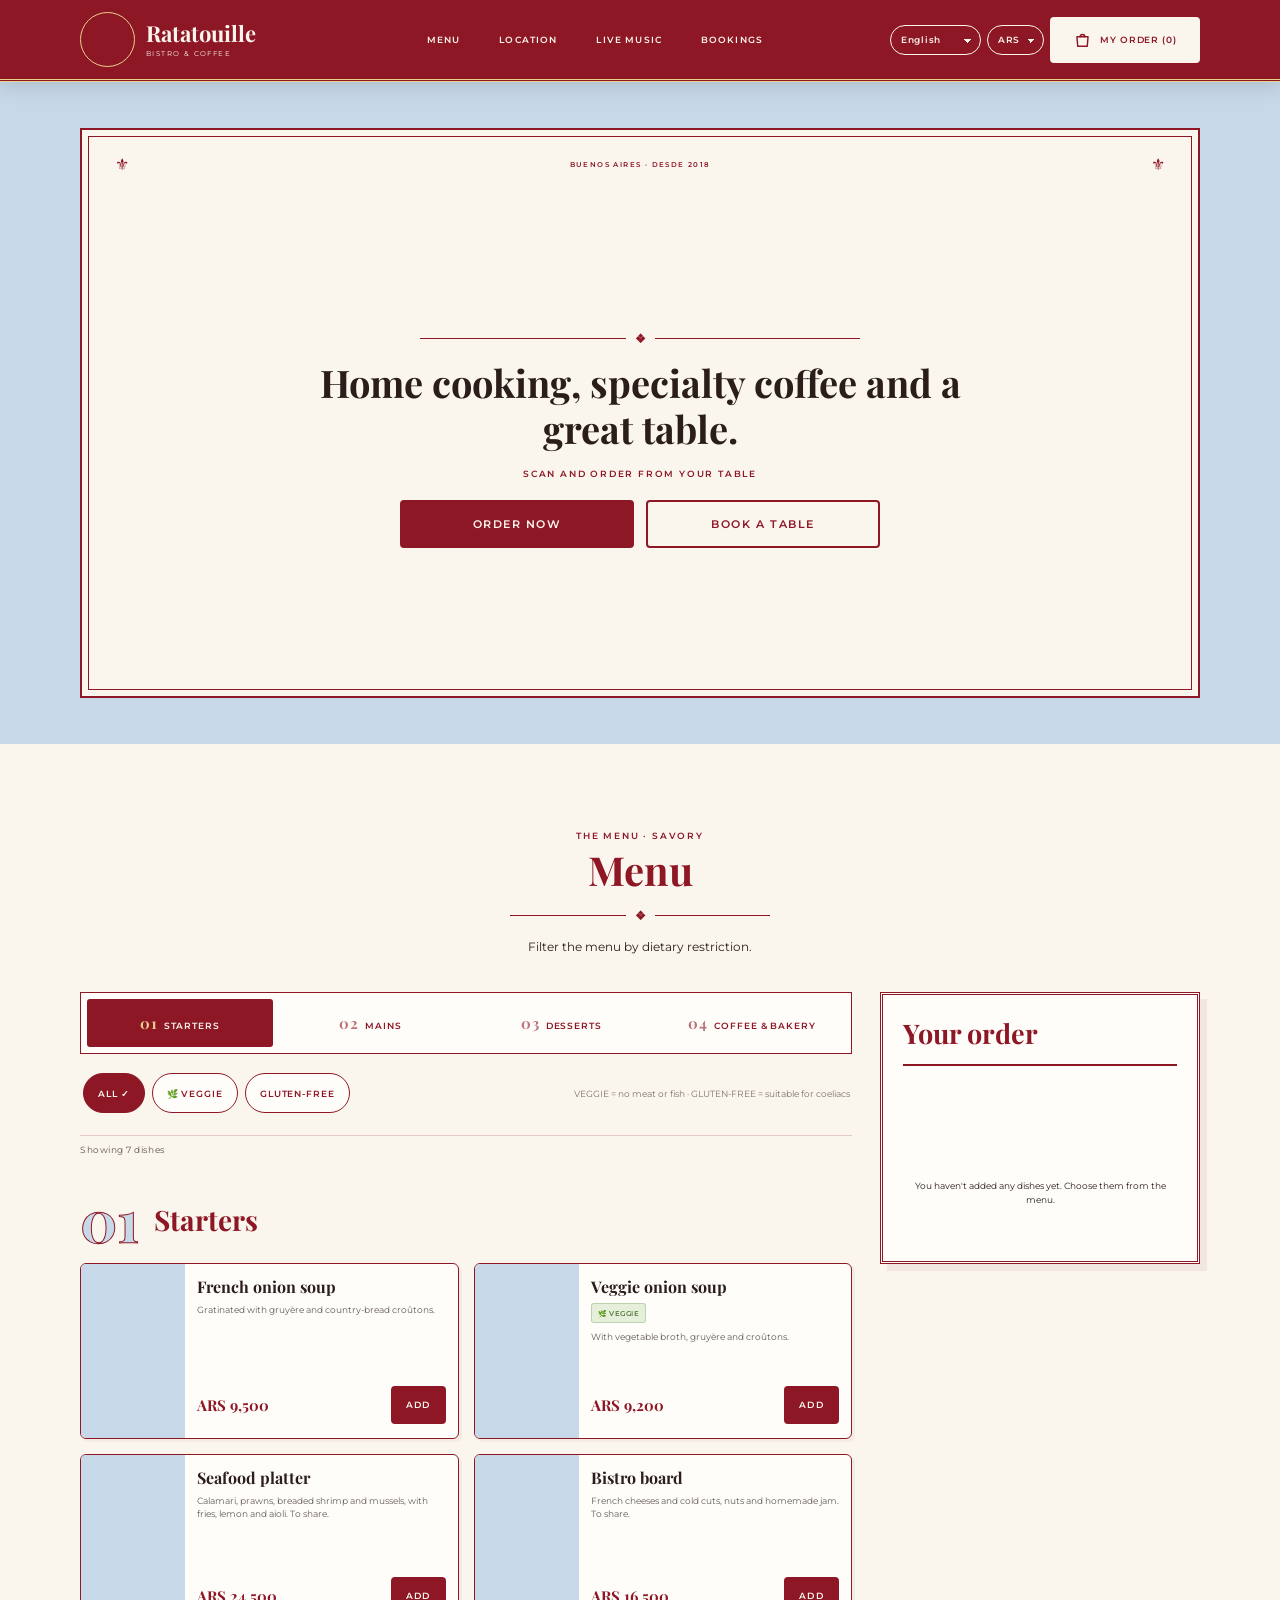
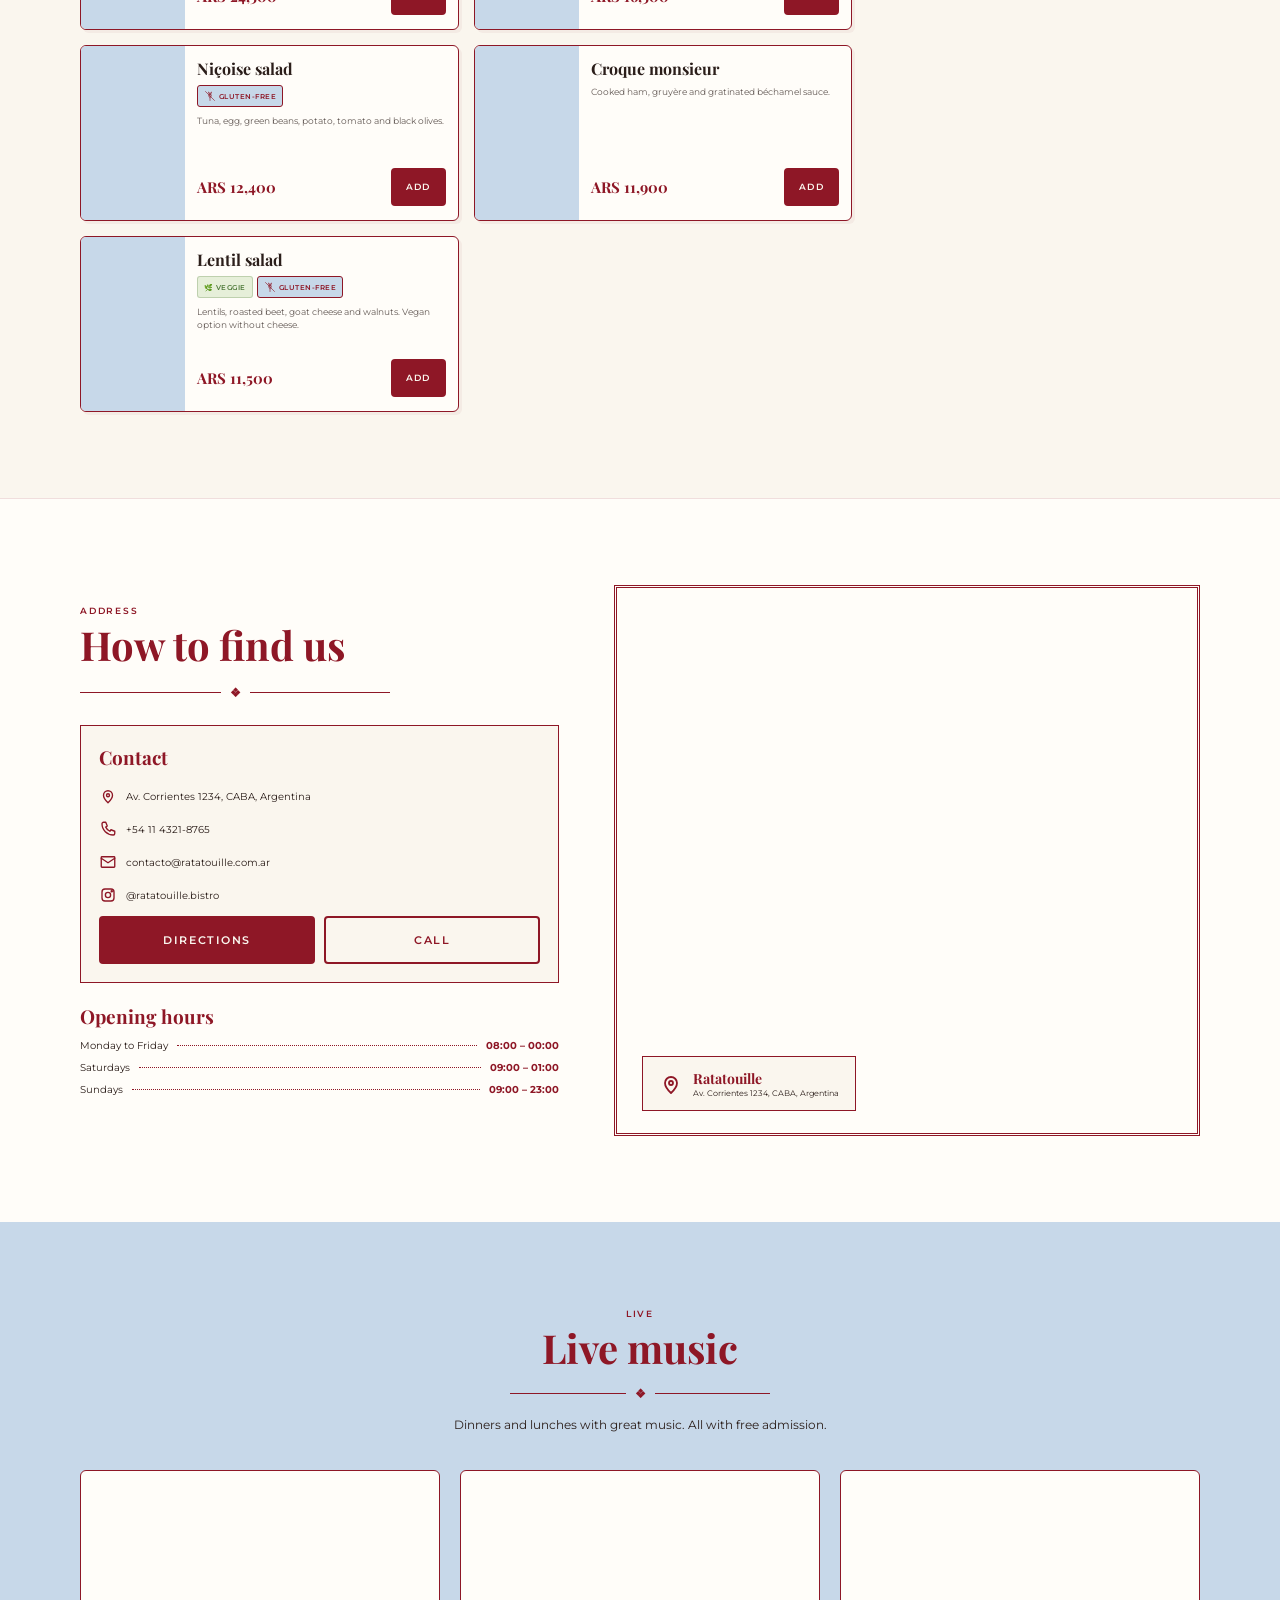
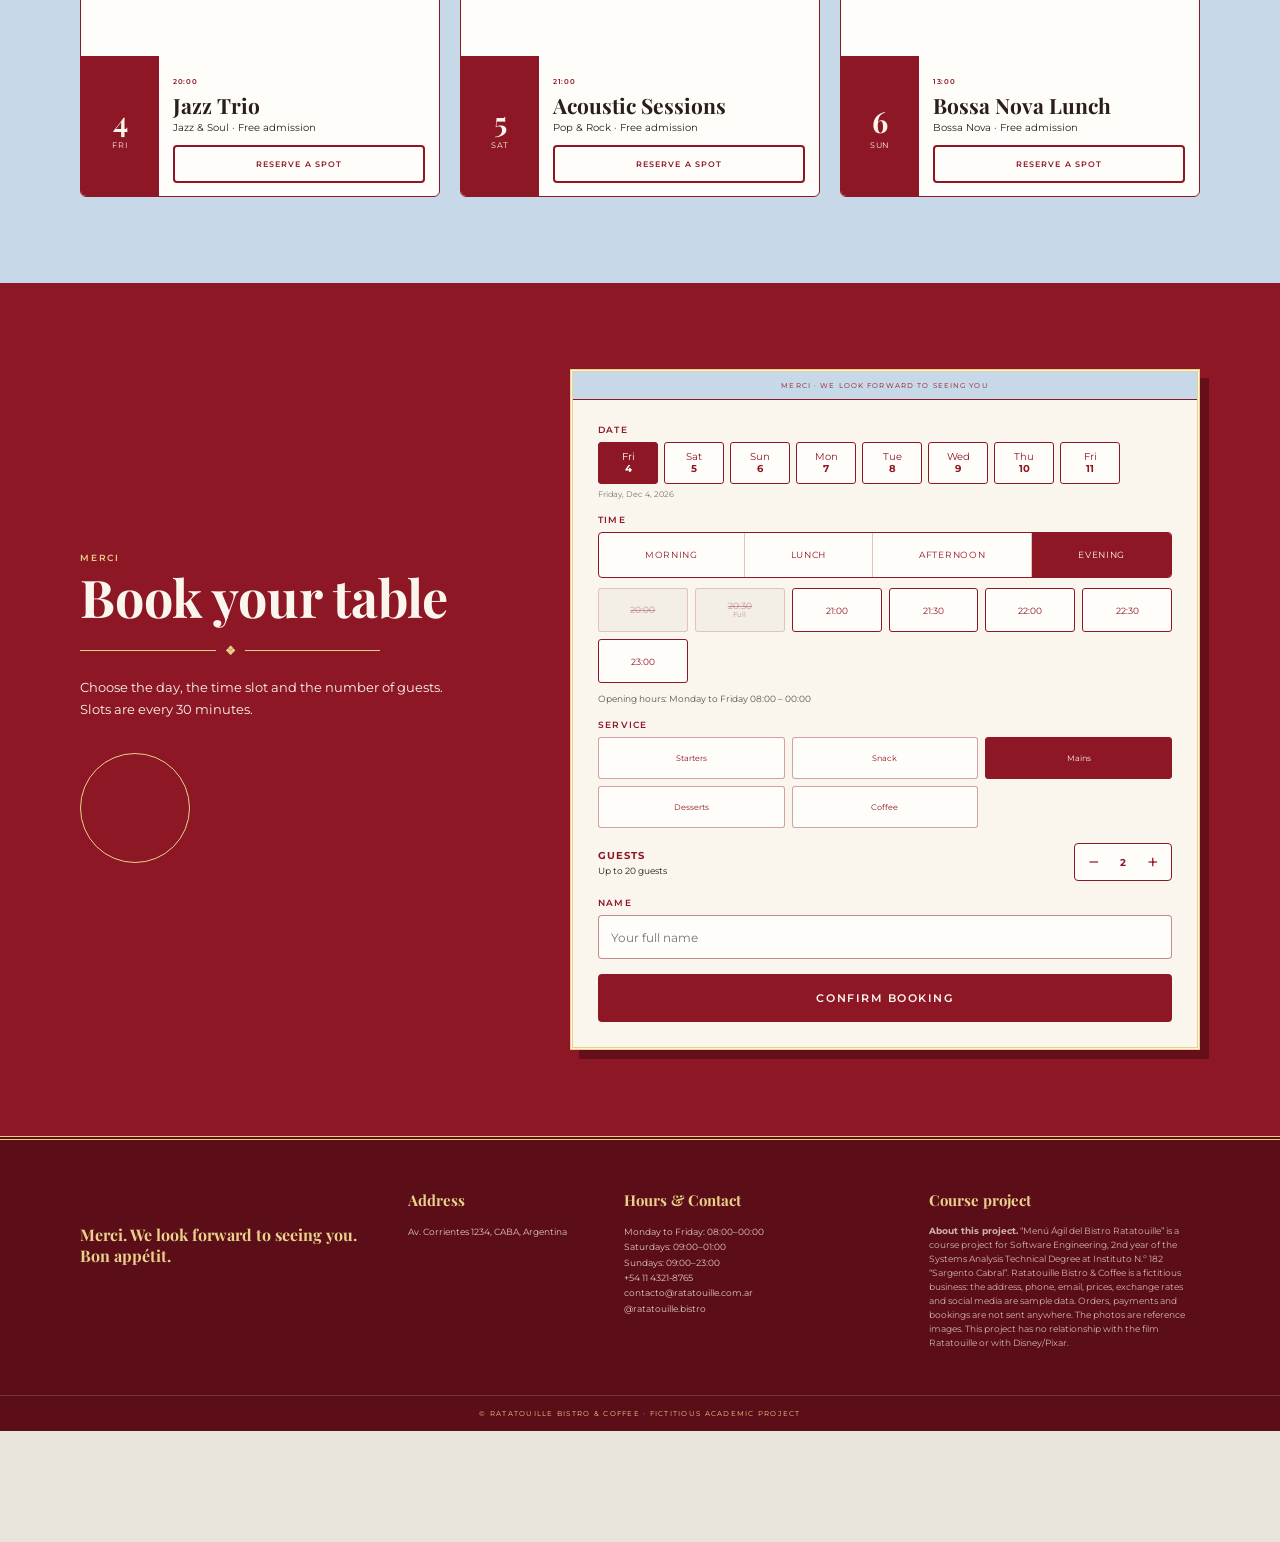
<file: index.html>
<!doctype html>
<html lang="es-AR">
<head>
  <meta charset="utf-8">
  <meta name="viewport" content="width=device-width, initial-scale=1">
  <title>Ratatouille Bistro &amp; Coffee · Menú ágil</title>
  <meta name="description" content="Menú digital de Ratatouille Bistro &amp; Coffee: consultá la carta, pedí desde la mesa, reservá y descubrí la música en vivo. Datos ficticios para fines educativos.">
  <meta name="theme-color" content="#8E1726">
  <link rel="icon" href="img/rat.png">
  <link rel="stylesheet" href="css/styles.css">
  <link rel="stylesheet" href="css/extra.css">
</head>
<body>
  <div id="app"></div>
  <noscript>Esta aplicación necesita JavaScript.</noscript>
  <script src="js/data.js"></script>
  <script src="js/app.js"></script>
</body>
</html>
</file>
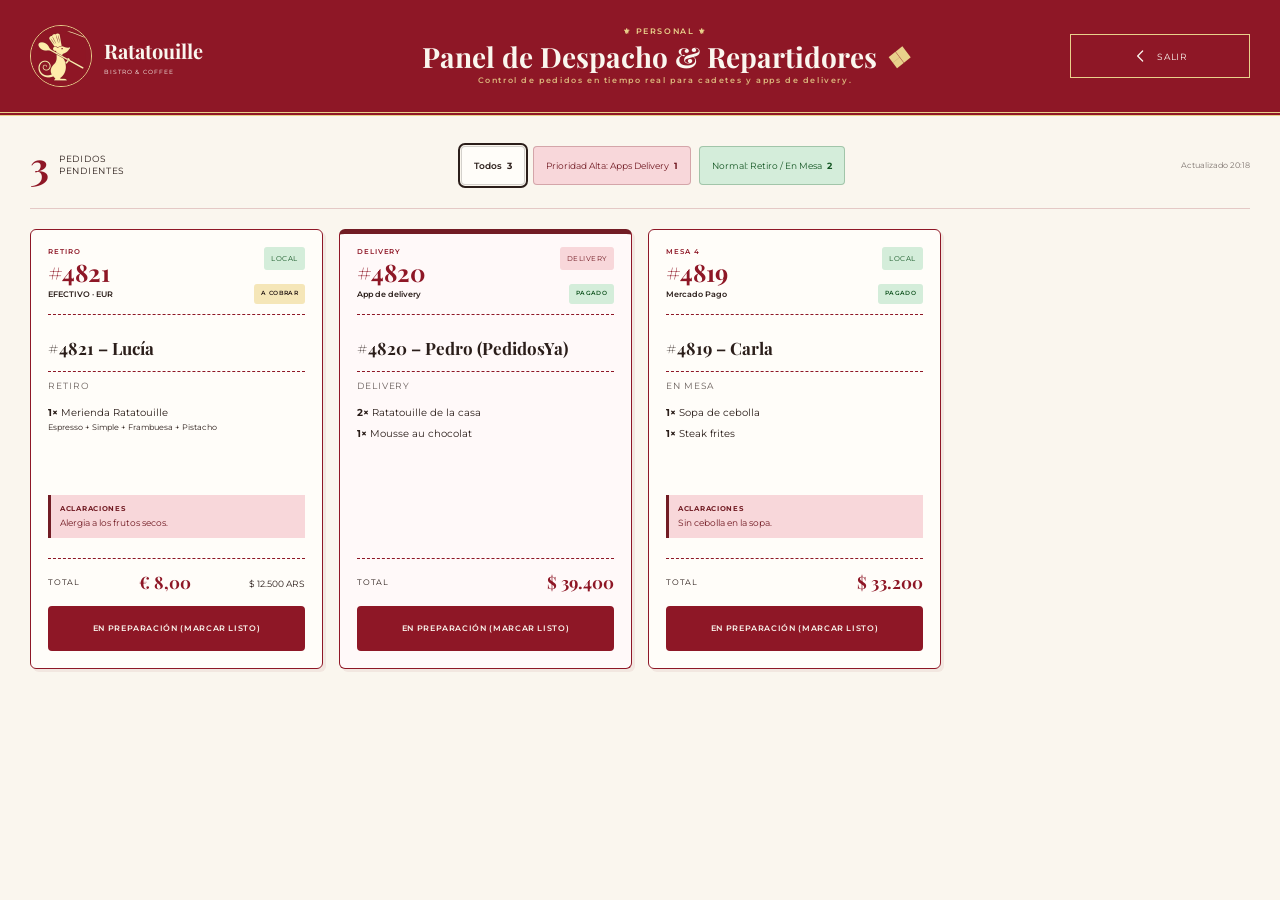
<file: despacho/index.html>
<!doctype html>
<html lang="es-AR">
<head>
  <base href="../">
  <meta charset="utf-8">
  <meta name="viewport" content="width=device-width, initial-scale=1">
  <title>Panel de Despacho · Ratatouille</title>
  <meta name="robots" content="noindex">
  <meta name="theme-color" content="#8E1726">
  <link rel="icon" href="img/rat.png">
  <link rel="stylesheet" href="css/styles.css">
  <link rel="stylesheet" href="css/extra.css">
</head>
<body>
  <div id="app"></div>
  <noscript>Esta aplicación necesita JavaScript.</noscript>
  <script>window.RATA_DESPACHO = true;</script>
  <script src="js/data.js"></script>
  <script src="js/app.js"></script>
</body>
</html>
</file>
<file: css/styles.css>
@import url("https://fonts.googleapis.com/css2?family=Montserrat:wght@400;500;600&family=Playfair+Display:wght@700&display=swap");
:root { --burgundy: #8e1726; --burgundy-dark: #5c0e18; --cream: #faf6ee; --card: #fffdf9; --blue: #c7d8e9; --coffee: #2b1e1a; --danger-bg: #f8d7da; --danger: #721c24; --success-bg: #d4edda; --success: #155724; --green: #28a745; --olive: #4f7a3a; --veggie-soft: #e6efd9; --gold: #e9d18b; --serif: "Playfair Display", Georgia, serif; --sans: "Montserrat", Arial, sans-serif; }

* { box-sizing: border-box; }

html { color: var(--coffee); font-family: var(--sans); background: rgb(233, 228, 220); }

body { min-width: 320px; margin: 0px; }

button, input, textarea { font: inherit; }

button { cursor: pointer; }

button:focus-visible, input:focus-visible, textarea:focus-visible, iframe:focus-visible { outline: 3px solid var(--burgundy); outline-offset: 3px; }

.app-shell { background: var(--cream); width: min(100%, 393px); min-height: 100dvh; margin: 0px auto; position: relative; overflow: hidden; box-shadow: rgba(43, 30, 26, 0.133) 0px 0px 45px; }

.screen { background: var(--cream); min-height: 100dvh; padding-bottom: 84px; }

.content { padding: 28px 20px 40px; }

.icon { fill: none; stroke: currentcolor; stroke-width: 1.8px; stroke-linecap: round; stroke-linejoin: round; width: 24px; height: 24px; }

.btn { border: 2px solid var(--burgundy); letter-spacing: 0.14em; text-transform: uppercase; border-radius: 4px; justify-content: center; align-items: center; gap: 9px; width: 100%; min-height: 48px; padding: 12px 16px; font-size: 11px; font-weight: 600; line-height: 1.1; transition: transform 0.15s, background 0.15s, box-shadow 0.15s; display: inline-flex; }

.btn:hover { transform: translateY(-1px); box-shadow: rgba(92, 14, 24, 0.2) 0px 4px; }

.btn:active { background: var(--burgundy-dark); transform: translateY(1px); }

.btn-primary { color: var(--cream); background: var(--burgundy); }

.btn-secondary { color: var(--burgundy); background: 0px 0px; }

.btn-green { color: rgb(255, 255, 255); background: var(--green); border-color: var(--green); }

.btn:disabled { cursor: not-allowed; color: var(--cream); box-shadow: none; background: rgba(142, 23, 38, 0.4); border-color: rgba(142, 23, 38, 0.2); transform: none; }

.btn.small { width: auto; min-height: 38px; padding: 8px 13px; font-size: 9px; }

.eyebrow { color: var(--burgundy); letter-spacing: 0.2em; margin: 0px 0px 7px; font-size: 9px; font-weight: 600; }

.eyebrow.light { color: var(--gold); }

.ornament { width: 100%; color: var(--burgundy); align-items: center; gap: 9px; margin: 18px 0px; display: flex; }

.ornament span { background: currentcolor; flex: 1 1 0%; height: 1px; }

.ornament b { font-size: 12px; }

.welcome { background: var(--blue); min-height: 100dvh; padding: 15px; display: flex; }

.double-frame { border: 2px solid var(--burgundy); outline: 1px solid var(--burgundy); outline-offset: -7px; background: var(--cream); flex-direction: column; flex: 1 1 0%; align-items: center; min-height: calc(100dvh - 30px); padding: 22px 24px 18px; display: flex; position: relative; }

.welcome-top { width: 100%; color: var(--burgundy); letter-spacing: 0.18em; justify-content: space-between; align-items: center; font-size: 7px; font-weight: 600; display: flex; }

.fleur { font-size: 14px; }

.welcome-logo { width: 245px; max-width: 85%; margin: 27px auto 19px; }

.welcome-copy { text-align: center; width: 100%; }

.welcome-copy h1 { color: var(--burgundy); font: 700 34px/1.06 var(--serif); margin: 0px; }

.welcome-copy .question { font: 700 17px/1.3 var(--serif); margin: 10px 0px 0px; }

.welcome-copy .intro { font: 500 13px/1.6 var(--sans); margin: 0px; }

.welcome-actions { gap: 10px; width: 100%; margin: auto 0px 14px; display: grid; }

.staff-link { min-height: 44px; color: var(--burgundy); letter-spacing: 0.13em; background: 0px 0px; border: 0px; align-items: center; gap: 7px; font-size: 8px; font-weight: 600; display: flex; }

.staff-link .icon { width: 17px; }

.app-header { background: var(--burgundy); height: 76px; color: var(--cream); z-index: 20; border-bottom: 3px double var(--gold); align-items: center; padding: 10px 17px; display: flex; position: sticky; top: 0px; }

.header-rat { border: 1px solid var(--gold); object-fit: cover; border-radius: 50%; width: 49px; height: 49px; }

.header-name { flex-direction: column; flex: 1 1 0%; margin-left: 11px; display: flex; }

.header-name span { font: 700 22px/1 var(--serif); }

.header-name small { letter-spacing: 0.2em; margin-top: 4px; font-size: 7px; }

.cart-button, .icon-button, .preferences-button { width: 46px; height: 46px; color: var(--cream); background: 0px 0px; border: 0px; place-items: center; display: grid; position: relative; }

.preferences-button { width: 36px; font-size: 19px; }

.cart-badge { background: var(--blue); min-width: 19px; height: 19px; color: var(--burgundy-dark); border: 1px solid var(--cream); border-radius: 50%; place-items: center; font-size: 10px; animation: 0.25s ease 0s 1 normal none running pop; display: grid; position: absolute; top: 0px; right: 1px; }

@keyframes pop { 
  50% { transform: scale(1.35); }
}

.icon-button { margin-right: 6px; }

.category-tabs { background: var(--card); scrollbar-width: none; z-index: 19; border-bottom: 1px solid rgba(142, 23, 38, 0.2); gap: 8px; height: 58px; padding: 10px 16px; display: flex; position: sticky; top: 76px; overflow-x: auto; }

.category-tabs button { border: 1px solid var(--burgundy); min-height: 38px; color: var(--burgundy); text-transform: uppercase; letter-spacing: 0.12em; white-space: nowrap; background: 0px 0px; border-radius: 3px; padding: 0px 16px; font-size: 9px; font-weight: 600; }

.category-tabs button.active { background: var(--burgundy); color: var(--cream); }

.category-tabs button.no-results { opacity: 0.5; }

.category-tabs button.active.no-results { opacity: 0.7; }

.dietary-filters { border-bottom: 1px solid rgba(142, 23, 38, 0.17); margin: -8px 0px 19px; padding-bottom: 14px; }

.filter-chips { scrollbar-width: none; gap: 7px; padding: 2px 1px 5px; display: flex; overflow-x: auto; }

.filter-chip { border: 1px solid var(--burgundy); background: var(--card); min-height: 40px; color: var(--burgundy); letter-spacing: 0.1em; text-transform: uppercase; white-space: nowrap; border-radius: 20px; padding: 8px 14px; font-size: 9px; font-weight: 600; transition: color 0.2s, background 0.2s, transform 0.2s; }

.filter-chip span { margin-right: 3px; }

.filter-chip:active { transform: scale(0.96); }

.filter-chip.all.active { background: var(--burgundy); color: var(--cream); }

.filter-chip.veggie.active { border-color: var(--olive); background: var(--olive); color: var(--cream); }

.filter-chip.glutenFree.active { background: var(--blue); color: var(--burgundy); }

.dietary-filters > p { color: rgba(43, 30, 26, 0.6); margin: 5px 2px 0px; font-size: 9px; font-weight: 500; }

.category-heading { border-bottom: 3px solid var(--burgundy); gap: 12px; margin-bottom: 18px; padding-bottom: 18px; display: flex; }

.category-heading > span { color: var(--blue); font: 700 66px/.85 var(--serif); -webkit-text-stroke: 1px var(--burgundy); }

.category-heading div { padding-top: 2px; }

.category-heading p { color: var(--burgundy); letter-spacing: 0.15em; margin: 0px 0px 1px; font-size: 8px; font-weight: 600; }

.category-heading h1 { font: 700 31px/1.1 var(--serif); color: var(--burgundy); margin: 0px; }

.category-heading small { margin-top: 3px; font-size: 11px; display: block; }

.dish-list { gap: 14px; animation: 0.25s ease 0s 1 normal none running filteredIn; display: grid; }

@keyframes filteredIn { 
  0% { opacity: 0; transform: translateY(6px); }
}

.dish-card { border: 1px solid var(--burgundy); background: var(--card); border-radius: 6px; grid-template-columns: 116px 1fr; min-height: 160px; display: grid; position: relative; overflow: hidden; box-shadow: rgba(142, 23, 38, 0.05) 3px 3px; }

.dish-card.featured-dish { background: var(--burgundy); color: var(--cream); border: 3px double var(--gold); grid-column: 1 / -1; grid-template-columns: 126px 1fr; }

.featured-dish .dish-title, .featured-dish .dish-bottom > strong { color: var(--cream); }

.featured-dish .dish-body > p { color: rgba(250, 246, 238, 0.85); }

.featured-dish .btn { background: var(--cream); border-color: var(--cream); color: var(--burgundy); }

.featured-kicker { color: var(--gold); letter-spacing: 0.14em; margin-bottom: 5px; font-size: 6px; font-weight: 600; }

.specialty-ribbon { z-index: 2; background: var(--burgundy); color: var(--cream); border: 1px solid var(--gold); font: 600 7px/1 var(--sans); letter-spacing: 0.08em; text-transform: uppercase; padding: 6px 9px; position: absolute; top: 10px; left: -4px; box-shadow: rgba(92, 14, 24, 0.267) 2px 2px; }

.dish-photo-button { background: var(--blue); border: 0px; padding: 0px; }

.dish-photo { object-fit: cover; width: 100%; height: 100%; display: block; }

.dish-body { flex-direction: column; padding: 14px 13px 12px; display: flex; }

.dish-title { text-align: left; color: var(--coffee); font: 700 17px/1.12 var(--serif); background: 0px 0px; border: 0px; padding: 0px; }

.dietary-badges { flex-wrap: wrap; gap: 4px; margin-top: 7px; display: flex; }

.dietary-badge { letter-spacing: 0.07em; white-space: nowrap; border-radius: 3px; align-items: center; gap: 3px; min-height: 20px; padding: 4px 6px; font-size: 7px; font-weight: 600; line-height: 1; display: inline-flex; }

.dietary-badge.veggie { color: var(--olive); background: var(--veggie-soft); border: 1px solid rgba(79, 122, 58, 0.267); }

.dietary-badge.glutenFree { color: var(--burgundy); background: var(--blue); border: 1px solid var(--burgundy); }

.wheat-off-icon { fill: none; stroke: currentcolor; stroke-width: 1.25px; stroke-linecap: round; stroke-linejoin: round; width: 12px; height: 12px; }

.dietary-badges.mini { gap: 3px; margin: 4px 0px; }

.dietary-badge.mini { min-height: 16px; padding: 3px 4px; font-size: 6px; }

.dietary-badge.mini .wheat-off-icon { width: 9px; height: 9px; }

.dish-body > p { color: rgba(43, 30, 26, 0.72); margin: 7px 0px 10px; font-size: 10px; line-height: 1.45; }

.dish-bottom { justify-content: space-between; align-items: center; gap: 8px; margin-top: auto; display: flex; }

.dish-bottom > strong { color: var(--burgundy); font: 700 17px var(--serif); white-space: nowrap; }

.macaron-dish .dish-bottom > strong { white-space: normal; max-width: 112px; font-size: 12px; line-height: 1.25; }

.quantity { border: 1px solid var(--burgundy); background: var(--card); height: 38px; color: var(--burgundy); border-radius: 4px; align-items: center; display: flex; overflow: hidden; }

.quantity button { width: 37px; height: 100%; color: inherit; background: 0px 0px; border: 0px; font-size: 20px; }

.quantity button:disabled { opacity: 0.3; cursor: not-allowed; }

.quantity b { text-align: center; min-width: 22px; font-size: 12px; }

.qr-banner { border: 1px dashed var(--burgundy); background: var(--blue); text-align: center; align-items: center; gap: 15px; min-height: 100px; margin-top: 24px; padding: 15px; display: flex; }

.qr-banner img { object-fit: cover; border: 1px solid var(--burgundy); border-radius: 50%; width: 70px; height: 70px; }

.qr-banner div { flex-direction: column; flex: 1 1 0%; display: flex; }

.qr-banner b { color: var(--burgundy); letter-spacing: 0.11em; font-size: 10px; }

.qr-banner span { margin: 3px 0px; font-size: 10px; }

.qr-banner em { color: var(--burgundy); font: 700 17px var(--serif); }

.gluten-warning { border: 1px dashed var(--burgundy); background: var(--blue); color: var(--burgundy-dark); align-items: flex-start; gap: 10px; margin: 0px 0px 14px; padding: 14px; font-size: 9px; line-height: 1.5; animation: 0.25s ease 0s 1 normal none running filteredIn; display: flex; }

.gluten-warning .wheat-off-icon { flex: 0 0 23px; width: 23px; height: 23px; }

.gluten-warning span { flex-direction: column; display: flex; }

.gluten-warning b { color: var(--burgundy); font: 700 17px var(--serif); margin-bottom: 3px; }

.filter-empty { text-align: center; padding: 22px 8px 12px; animation: 0.25s ease 0s 1 normal none running filteredIn; }

.filter-empty img { object-fit: cover; opacity: 0.4; filter: saturate(0.8); border-radius: 50%; width: 105px; height: 105px; }

.filter-empty p { margin: 16px 0px 20px; font-size: 12px; line-height: 1.55; }

.filter-empty strong { color: var(--burgundy); font-family: var(--serif); }

.filter-empty .btn { max-width: 270px; }

.dietary-legend { border-top: 1px solid rgba(142, 23, 38, 0.2); flex-wrap: wrap; justify-content: center; align-items: center; gap: 6px; margin-top: 18px; padding: 13px 4px; font-size: 8px; display: flex; }

.dietary-legend i { color: var(--burgundy); font-style: normal; }

.bottom-nav { border-top: 2px solid var(--burgundy); background: var(--cream); z-index: 30; grid-template-columns: repeat(5, 1fr); width: min(100%, 393px); height: 73px; display: grid; position: fixed; bottom: 0px; left: 50%; transform: translate(-50%); box-shadow: rgba(43, 30, 26, 0.08) 0px -6px 18px; }

.bottom-nav button { color: rgba(43, 30, 26, 0.5); background: 0px 0px; border: 0px; flex-direction: column; justify-content: center; align-items: center; gap: 3px; min-width: 0px; display: flex; }

.bottom-nav button.active { color: var(--burgundy); }

.bottom-nav .icon { width: 21px; height: 21px; }

.bottom-nav small { font-size: 8px; font-weight: 600; }

.nav-icon { height: 23px; position: relative; }

.nav-icon b { background: var(--burgundy); color: rgb(255, 255, 255); border-radius: 10px; place-items: center; min-width: 16px; height: 16px; font-size: 8px; display: grid; position: absolute; top: -8px; right: -10px; }

.modal-backdrop { z-index: 50; background: rgba(43, 30, 26, 0.6); justify-content: center; align-items: flex-end; display: flex; position: fixed; inset: 0px; }

.bottom-sheet { background: var(--cream); border-radius: 16px 16px 0px 0px; width: min(100%, 393px); max-height: 92dvh; animation: 0.28s ease 0s 1 normal none running slideUp; position: relative; overflow-y: auto; }

@keyframes slideUp { 
  0% { transform: translateY(100%); }
}

.sheet-grabber { background: rgba(43, 30, 26, 0.25); border-radius: 4px; width: 45px; height: 4px; margin: 9px auto; }

.sheet-close { width: 44px; height: 44px; color: var(--cream); border: 1px solid var(--cream); z-index: 2; background: rgba(43, 30, 26, 0.72); border-radius: 50%; place-items: center; display: grid; position: absolute; top: 18px; right: 16px; }

.sheet-photo { object-fit: cover; width: 100%; height: 235px; }

.sheet-content { padding: 22px 21px 32px; }

.sheet-content h2 { color: var(--burgundy); font: 700 29px/1.1 var(--serif); margin: 0px; }

.sheet-content h2 + .dietary-badges { margin-top: 9px; }

.sheet-description { margin: 9px 0px 7px; font-size: 12px; line-height: 1.5; }

.sheet-price { color: var(--burgundy); font: 700 22px var(--serif); display: block; }

.sheet-content .ornament { margin: 14px 0px; }

.dish-options { background: var(--blue); border: 1px solid rgba(142, 23, 38, 0.3); margin-bottom: 18px; padding: 13px; }

.dish-options legend { width: 100%; padding-top: 1px; }

.dish-options legend b { color: var(--danger); font-size: 7px; }

.option-chips { flex-wrap: wrap; gap: 7px; display: flex; }

.option-chips.vertical { display: grid; }

.option-chips button { border: 1px solid var(--burgundy); background: var(--card); min-height: 43px; color: var(--burgundy); text-align: left; border-radius: 20px; align-items: center; gap: 7px; padding: 8px 11px; font-size: 9px; font-weight: 600; display: flex; }

.option-chips button i { border: 1px solid var(--burgundy); border-radius: 50%; flex: 0 0 13px; width: 13px; height: 13px; }

.option-chips button.active { background: var(--burgundy); color: var(--cream); }

.option-chips button.active i { border-color: var(--cream); background: var(--cream); box-shadow: inset 0 0 0 3px var(--burgundy); }

.selection-help { color: var(--burgundy); text-align: center; margin: 8px 0px 0px; font-size: 9px; }

.qty-row, .people-row { justify-content: space-between; align-items: center; margin-bottom: 16px; display: flex; }

.qty-row > span { text-transform: uppercase; letter-spacing: 0.1em; font-size: 11px; font-weight: 600; }

.field { margin-bottom: 15px; display: block; }

.field span, fieldset legend { color: var(--burgundy); letter-spacing: 0.13em; text-transform: uppercase; margin-bottom: 7px; font-size: 9px; font-weight: 600; display: block; }

.field input, .field textarea { background: var(--card); width: 100%; min-height: 47px; color: var(--coffee); border: 1px solid rgba(142, 23, 38, 0.5); border-radius: 4px; padding: 12px; font-size: 12px; }

.field textarea { resize: vertical; min-height: 75px; }

.localized-date { color: rgba(43, 30, 26, 0.6); text-transform: capitalize; margin-top: 5px; font-size: 8px; display: block; }

.page-title { color: var(--burgundy); font: 700 35px var(--serif); margin: 0px; }

.cart-content > .ornament { margin: 13px 0px 20px; }

.cart-list { border-top: 1px dashed var(--burgundy); }

.cart-item { border-bottom: 1px dashed var(--burgundy); grid-template-columns: 58px 1fr auto; align-items: start; gap: 11px; padding: 16px 0px; display: grid; }

.cart-item img { object-fit: cover; border-radius: 4px; width: 58px; height: 58px; }

.cart-item h3 { font: 700 14px/1.2 var(--serif); margin: 0px 0px 4px; }

.cart-item div > span:not(.dietary-badge) { font-size: 10px; }

.cart-option { color: rgba(43, 30, 26, 0.7); margin: 4px 0px; font-size: 8px; line-height: 1.35; display: block; }

.cart-flavors { margin: 5px 0px; }

.cart-flavors > span { font-size: 8px; line-height: 1.4; display: block; }

.cart-flavors > div { gap: 3px; margin-top: 4px; display: flex; }

.cart-flavors i { border: 1px solid rgba(43, 30, 26, 0.2); border-radius: 50%; width: 9px; height: 9px; }

.edit-flavors { min-height: 26px; color: var(--burgundy); background: 0px 0px; border: 0px; padding: 0px; font-size: 8px; text-decoration: underline; }

.cart-item > strong { color: var(--burgundy); font: 700 13px var(--serif); }

.remove { min-height: 24px; color: var(--burgundy); background: 0px 0px; border: 0px; margin-top: 3px; padding: 0px; font-size: 9px; text-decoration: underline; display: block; }

.total-row { justify-content: space-between; align-items: center; padding: 18px 0px 25px; display: flex; }

.total-row span { text-transform: uppercase; letter-spacing: 0.15em; font-size: 10px; font-weight: 600; }

.total-row strong { color: var(--burgundy); font: 700 27px var(--serif); }

.total-value { flex-direction: column; align-items: flex-end; display: flex; }

.reference-rate { color: rgba(43, 30, 26, 0.6); text-align: right; margin-top: 4px; font-size: 7px; font-weight: 500; line-height: 1.35; display: block; }

.order-form { background: var(--blue); border: 3px double var(--burgundy); padding: 18px; }

.order-form h2 { color: var(--burgundy); font: 700 21px var(--serif); margin: 0px 0px 17px; }

.payment-methods { border-top: 1px solid rgba(142, 23, 38, 0.3); margin: 18px 0px; padding-top: 17px; }

.payment-methods h3 { color: var(--burgundy); font: 700 18px var(--serif); margin: 0px 0px 11px; }

.payment-grid { grid-template-columns: 1fr 1fr; gap: 8px; display: grid; }

.payment-card { background: var(--card); min-height: 96px; color: var(--coffee); text-align: left; border: 1px solid rgba(142, 23, 38, 0.333); border-radius: 4px; grid-template-rows: auto auto; grid-template-columns: 27px 1fr; align-items: center; gap: 3px 7px; padding: 11px; display: grid; position: relative; }

.payment-card.selected { border: 2px solid var(--burgundy); padding: 10px; box-shadow: rgba(142, 23, 38, 0.11) 2px 2px; }

.payment-card.disabled { opacity: 0.45; cursor: not-allowed; }

.payment-icon { color: var(--burgundy); grid-row: 1 / 3; font-size: 22px; }

.payment-card strong { align-self: end; font-size: 9px; line-height: 1.2; }

.payment-card small { color: rgba(43, 30, 26, 0.62); align-self: start; font-size: 7px; line-height: 1.35; }

.payment-check { background: var(--burgundy); color: rgb(255, 255, 255); border-radius: 50%; place-items: center; width: 18px; height: 18px; font-size: 10px; display: grid; position: absolute; top: 6px; right: 7px; }

.payment-note, .currency-charge-note, .delivery-payment-note { border-left: 3px solid var(--burgundy); background: var(--cream); margin: 10px 0px 0px; padding: 10px; font-size: 9px; line-height: 1.45; }

.currency-charge-note { color: var(--coffee); background: rgb(245, 230, 184); }

.delivery-payment-note { background: var(--card); margin: 16px 0px; }

.cash-field { margin: 13px 0px 0px; }

.cash-field .change-value { color: var(--success); margin-top: 7px; font-size: 10px; display: block; }

.cash-field span small { letter-spacing: 0px; text-transform: none; font-size: 7px; }

fieldset { border: 0px; margin: 0px 0px 15px; padding: 0px; }

.choice-list, .service-choices { gap: 7px; display: grid; }

.choice-list button, .service-choices button { text-align: left; min-height: 44px; color: var(--coffee); background: var(--card); border: 1px solid rgba(142, 23, 38, 0.3); border-radius: 4px; padding: 8px 11px; font-size: 10px; }

.choice-list button { align-items: center; gap: 9px; display: flex; }

.choice-list i { border: 1px solid var(--burgundy); border-radius: 50%; width: 15px; height: 15px; }

.choice-list button.active, .service-choices button.active { color: var(--burgundy); border: 2px solid var(--burgundy); font-weight: 600; }

.choice-list button.active i { box-shadow: inset 0 0 0 3px var(--card); background: var(--burgundy); }

.empty { text-align: center; padding: 20px 0px; }

.empty img { object-fit: cover; border: 2px solid var(--burgundy); border-radius: 50%; width: 115px; height: 115px; }

.empty h2 { color: var(--burgundy); font: 700 24px var(--serif); margin: 18px 0px 8px; }

.empty p { margin-bottom: 23px; font-size: 12px; line-height: 1.6; }

.macaron-sheet .sheet-content, .merienda-sheet .sheet-content { padding-top: 14px; }

.sheet-close.dark { color: var(--burgundy); background: var(--cream); border-color: var(--burgundy); }

.macaron-quantity { border-top: 1px solid rgba(142, 23, 38, 0.2); border-bottom: 1px solid rgba(142, 23, 38, 0.2); grid-template-columns: 1fr auto; align-items: center; gap: 9px; margin: 18px 0px 10px; padding: 13px 0px; display: grid; }

.macaron-quantity > span { flex-direction: column; display: flex; }

.macaron-quantity > span b { color: var(--burgundy); letter-spacing: 0.1em; text-transform: uppercase; font-size: 10px; }

.macaron-quantity > span small { margin-top: 3px; font-size: 8px; }

.macaron-quantity > button { border: 1px solid var(--burgundy); background: var(--card); min-height: 36px; color: var(--burgundy); letter-spacing: 0.12em; border-radius: 18px; grid-column: 1 / -1; font-size: 8px; font-weight: 600; }

.macaron-quantity > button.active { color: var(--cream); background: var(--burgundy); }

.price-rule { border: 1px dashed var(--burgundy); background: var(--blue); justify-content: space-between; gap: 8px; padding: 11px; font-size: 8px; line-height: 1.4; display: flex; }

.price-rule b { color: var(--success); white-space: nowrap; }

.picker-title, .builder-panel h3 { color: var(--burgundy); font: 700 19px var(--serif); margin: 19px 0px 9px; }

.flavor-picker { border-top: 1px solid rgba(142, 23, 38, 0.2); }

.flavor-row { border-bottom: 1px solid rgba(142, 23, 38, 0.17); grid-template-columns: 21px 1fr auto; align-items: center; gap: 8px; min-height: 52px; display: grid; }

.flavor-row > i { border: 1px solid rgba(43, 30, 26, 0.2); border-radius: 50%; width: 18px; height: 18px; box-shadow: rgba(255, 255, 255, 0.4) 0px 0px 0px 2px inset; }

.flavor-row > span { font: 600 10px var(--sans); }

.flavor-row .quantity { height: 34px; }

.flavor-row .quantity button { width: 32px; }

.flavor-color.flavor-0 { background: rgb(232, 137, 154); }

.flavor-color.flavor-1 { background: rgb(168, 198, 134); }

.flavor-color.flavor-2 { background: rgb(242, 209, 107); }

.flavor-color.flavor-3 { background: rgb(185, 163, 214); }

.flavor-color.flavor-4 { background: rgb(107, 66, 50); }

.macaron-progress { background: var(--card); border: 1px solid var(--burgundy); text-align: center; margin: 15px 0px; padding: 13px; }

.macaron-progress p { margin: 0px 0px 10px; font-size: 10px; }

.macaron-progress > div { flex-wrap: wrap; justify-content: center; gap: 7px; display: flex; }

.macaron-progress i { border: 1px dashed var(--burgundy); background: 0px 0px; border-radius: 50%; width: 23px; height: 23px; }

.macaron-progress i.filled { border-style: solid; animation: 0.2s ease 0s 1 normal none running pop; box-shadow: rgba(255, 255, 255, 0.333) 0px 0px 0px 3px inset; }

.macaron-add { margin-top: 9px; }

.build-stepper { grid-template-columns: repeat(3, 1fr); margin: 20px 0px 5px; display: grid; }

.build-stepper button { color: rgba(43, 30, 26, 0.5); background: 0px 0px; border-width: 0px 0px 2px; border-style: none none solid; border-color: currentcolor currentcolor rgba(142, 23, 38, 0.2); border-image: none; flex-direction: column; align-items: center; gap: 5px; min-height: 58px; font-size: 8px; display: flex; }

.build-stepper button i { border: 1px solid; border-radius: 50%; place-items: center; width: 25px; height: 25px; font-style: normal; display: grid; }

.build-stepper button.active, .build-stepper button.done { color: var(--burgundy); border-bottom-color: var(--burgundy); }

.build-stepper button.active i, .build-stepper button.done i { color: var(--cream); background: var(--burgundy); border-color: var(--burgundy); }

.builder-panel { animation: 0.2s ease 0s 1 normal none running filteredIn; }

.builder-panel .option-chips { margin-bottom: 20px; }

.confirmed-screen { background: var(--blue); }

.confirmed { text-align: center; }

.success-mark { background: var(--burgundy); width: 64px; height: 64px; color: var(--cream); border: 5px double var(--gold); border-radius: 50%; place-items: center; margin: 5px auto 15px; font-size: 25px; display: grid; }

.confirmed h1 { color: var(--burgundy); font: 700 30px/1.15 var(--serif); margin: 0px; }

.lead { font-size: 12px; line-height: 1.55; }

.estimate { background: var(--card); border: 1px solid var(--burgundy); text-align: left; align-items: center; gap: 12px; margin: 24px 0px; padding: 13px 17px; display: flex; }

.estimate .icon { color: var(--burgundy); width: 29px; height: 29px; }

.estimate span { flex: 1 1 0%; font-size: 10px; }

.estimate strong { color: var(--burgundy); font: 700 18px var(--serif); display: block; }

.stepper { background: var(--card); border: 3px double var(--burgundy); text-align: left; margin-bottom: 20px; padding: 19px; }

.step { gap: 13px; min-height: 73px; display: flex; position: relative; }

.step:not(:last-child)::before { content: ""; background: rgba(142, 23, 38, 0.333); width: 1px; height: 42px; position: absolute; top: 31px; left: 15px; }

.step i { color: rgba(43, 30, 26, 0.467); border: 1px solid rgba(142, 23, 38, 0.333); border-radius: 50%; flex: 0 0 31px; place-items: center; width: 31px; height: 31px; font-size: 11px; font-style: normal; display: grid; }

.step.done i, .step.active i { background: var(--burgundy); color: rgb(255, 255, 255); border-color: var(--burgundy); }

.step strong { font: 700 14px var(--serif); display: block; }

.step.active strong { color: var(--burgundy); }

.step small { color: rgba(43, 30, 26, 0.6); margin-top: 4px; font-size: 9px; line-height: 1.4; display: block; }

.reservations-screen { background: var(--burgundy-dark); }

.reservations { background: var(--burgundy-dark); color: var(--cream); min-height: calc(100dvh - 76px); }

.reservations > h1 { font: 700 36px/1.1 var(--serif); margin: 0px; }

.reservation-intro { margin: 10px 0px 21px; font-size: 12px; line-height: 1.6; }

.reservation-card { color: var(--coffee); background: var(--cream); border: 3px double var(--gold); padding: 20px 17px; box-shadow: rgba(43, 7, 12, 0.4) 7px 7px; }

.chips { gap: 6px; display: flex; overflow-x: auto; }

.chips button { border: 1px solid var(--burgundy); background: var(--card); min-width: 60px; min-height: 42px; color: var(--burgundy); border-radius: 3px; font-size: 10px; }

.chips button.active { color: rgb(255, 255, 255); background: var(--burgundy); }

.service-choices { grid-template-columns: 1fr 1fr; }

.people-row span { flex-direction: column; display: flex; }

.people-row b { color: var(--burgundy); text-transform: uppercase; letter-spacing: 0.1em; font-size: 10px; }

.people-row small { margin-top: 3px; font-size: 9px; }

.success-message { border: 1px solid var(--success); background: var(--success-bg); color: var(--success); text-align: center; flex-direction: column; margin-top: 13px; padding: 12px; font-size: 11px; line-height: 1.5; animation: 0.25s ease 0s 1 normal none running appear; display: flex; }

@keyframes appear { 
  0% { opacity: 0; transform: translateY(6px); }
}

.reservation-footer { text-align: center; color: var(--gold); letter-spacing: 0.13em; margin: 23px 0px 0px; font-size: 8px; }

.events-screen { background: var(--blue); }

.events { background: var(--blue); min-height: calc(100dvh - 76px); }

.events > h1, .location > h1 { color: var(--burgundy); font: 700 36px/1.08 var(--serif); margin: 0px; }

.events > .lead { margin: 9px 0px; }

.event-list { gap: 16px; display: grid; }

.event-card { border: 1px solid var(--burgundy); background: var(--card); border-radius: 6px; grid-template-columns: 78px 1fr; display: grid; position: relative; overflow: hidden; }

.event-card > img { object-fit: cover; filter: sepia(0.16); grid-column: 1 / -1; width: 100%; height: 130px; }

.event-date { background: var(--burgundy); color: var(--cream); flex-direction: column; justify-content: center; align-items: center; padding: 14px 8px; display: flex; }

.event-date strong { font: 700 29px var(--serif); }

.event-date span { letter-spacing: 0.12em; font-size: 8px; }

.event-info { padding: 13px 14px; }

.event-info > small { color: var(--burgundy); letter-spacing: 0.1em; font-size: 7px; font-weight: 600; }

.event-info h2 { font: 700 21px var(--serif); margin: 3px 0px 0px; }

.event-info p { margin: 2px 0px 11px; font-size: 10px; }

.event-info .btn { min-height: 38px; font-size: 8px; }

.location > .ornament { margin: 16px 0px; }

.map { border: 3px double var(--burgundy); background: var(--blue); height: 235px; position: relative; overflow: hidden; }

.map iframe { filter: sepia(0.15) saturate(0.8); border: 0px; width: 100%; height: 100%; }

.map-label { border: 1px solid var(--burgundy); background: var(--card); color: var(--burgundy); align-items: center; gap: 8px; padding: 8px 11px; display: flex; position: absolute; bottom: 15px; left: 18px; }

.map-label .icon { width: 18px; }

.map-label span { font: 700 12px var(--serif); }

.map-label small { color: var(--coffee); font: 400 8px var(--sans); display: block; }

.contact-card { border: 1px solid var(--burgundy); background: var(--card); margin-top: 17px; padding: 17px; }

.contact-card h2 { color: var(--burgundy); font: 700 18px var(--serif); margin: 0px 0px 13px; }

.contact-card p { align-items: center; gap: 9px; margin: 9px 0px; font-size: 10px; display: flex; }

.contact-card .icon { width: 17px; color: var(--burgundy); }

.contact-symbol { text-align: center; width: 17px; color: var(--burgundy); font-weight: 600; }

.contact-actions { grid-template-columns: 1.35fr 1fr; gap: 8px; margin-top: 16px; display: grid; }

.contact-actions .btn { min-height: 43px; font-size: 8px; }

.contact-actions .icon { color: inherit; }

.hours { margin-top: 22px; }

.hours h2 { color: var(--burgundy); font: 700 24px var(--serif); margin: 0px 0px 13px; }

.hours div { align-items: center; gap: 9px; margin: 10px 0px; font-size: 11px; display: flex; }

.hours i { border-bottom: 1px dotted var(--burgundy); flex: 1 1 0%; }

.hours b { color: var(--burgundy); font-size: 10px; }

.toast { background: var(--cream); border: 2px solid var(--burgundy); width: min(100% - 34px, 359px); min-height: 54px; color: var(--coffee); z-index: 80; align-items: center; gap: 9px; padding: 10px 13px; font-size: 10px; animation: 0.3s ease 0s 1 normal none running toastIn; display: flex; position: fixed; top: 88px; left: 50%; transform: translate(-50%); box-shadow: rgba(43, 30, 26, 0.2) 0px 8px 25px; }

@keyframes toastIn { 
  0% { opacity: 0; transform: translate(-50%, -12px); }
}

.toast span { background: var(--burgundy); color: rgb(255, 255, 255); border-radius: 50%; place-items: center; width: 24px; height: 24px; display: grid; }

.toast b { color: var(--burgundy); margin-left: auto; }

.preferences-sheet { max-height: 360px; }

.preferences-sheet .sheet-content { padding-top: 14px; }

.preference-row { min-height: 68px; color: var(--burgundy); text-transform: uppercase; letter-spacing: 0.1em; border-bottom: 1px solid rgba(142, 23, 38, 0.2); justify-content: space-between; align-items: center; gap: 14px; font-size: 10px; font-weight: 600; display: flex; }

.preference-toggle { height: 32px; color: inherit; white-space: nowrap; border: 1px solid; border-radius: 18px; align-items: center; gap: 1px; padding: 3px; display: flex; }

.preference-toggle > span { text-align: center; width: 22px; font-size: 12px; }

.preference-toggle button { min-width: 34px; height: 24px; color: inherit; letter-spacing: 0.08em; background: 0px 0px; border: 0px; border-radius: 13px; padding: 0px 6px; font-size: 7px; font-weight: 600; }

.preference-toggle button.active { color: var(--burgundy); box-shadow: inset 0 0 0 20px var(--cream); background: currentcolor; }

.payment-flow-screen { background: var(--blue); }

.payment-screen { border: 3px double var(--burgundy); background: var(--card); text-align: center; flex-direction: column; justify-content: center; min-height: calc(100dvh - 150px); padding: 22px 18px; display: flex; }

.payment-screen h2 { color: var(--burgundy); font: 700 26px/1.15 var(--serif); margin: 7px 0px; }

.payment-screen > p { font-size: 10px; line-height: 1.5; }

.payment-spinner { border: 4px solid rgba(142, 23, 38, 0.2); border-top-color: var(--burgundy); border-radius: 50%; width: 54px; height: 54px; margin: 0px auto 20px; animation: 0.8s linear 0s infinite normal none running spin; }

@keyframes spin { 
  100% { transform: rotate(360deg); }
}

.payment-back { color: var(--burgundy); background: 0px 0px; border: 0px; align-self: flex-start; margin-bottom: 20px; font-size: 9px; text-decoration: underline; }

.payment-total { color: var(--burgundy); font: 700 31px var(--serif); margin: 6px 0px; display: block; }

.transfer-screen { text-align: left; justify-content: flex-start; }

.bank-details { border-top: 1px solid rgba(142, 23, 38, 0.2); margin: 22px 0px 15px; }

.bank-details > div { border-bottom: 1px solid rgba(142, 23, 38, 0.2); justify-content: space-between; align-items: center; gap: 8px; min-height: 68px; padding: 10px 0px; display: flex; }

.bank-details span { flex-direction: column; min-width: 0px; display: flex; }

.bank-details small { color: rgba(43, 30, 26, 0.6); text-transform: uppercase; letter-spacing: 0.1em; margin-bottom: 4px; font-size: 7px; }

.bank-details b { overflow-wrap: anywhere; font-size: 10px; }

.bank-details button { border: 1px solid var(--burgundy); min-height: 34px; color: var(--burgundy); background: 0px 0px; border-radius: 4px; padding: 7px 10px; font-size: 8px; }

.receipt-upload { border: 1px dashed var(--burgundy); min-height: 44px; color: var(--burgundy); cursor: pointer; place-items: center; margin-bottom: 13px; font-size: 9px; font-weight: 600; display: grid; }

.receipt-upload input { display: none; }

.wallet-brand, .paypal-logo { color: rgb(22, 143, 209); margin-bottom: 15px; font-size: 21px; font-weight: 600; }

.paypal-logo { color: rgb(23, 59, 128); font-size: 28px; font-style: italic; }

.wallet-mock > strong { color: var(--coffee); font: 700 28px var(--serif); margin: 15px; }

.wallet-mock > input { border: 1px solid rgba(23, 59, 128, 0.4); border-radius: 5px; min-height: 48px; margin-bottom: 9px; padding: 11px; }

.fake-qr { background: repeating-conic-gradient(rgb(24, 24, 24) 0deg, rgb(24, 24, 24) 25%, white 0deg, white 50%) 50% center / 18px 18px; border: 12px solid rgb(255, 255, 255); outline: rgb(34, 34, 34) solid 1px; width: 170px; height: 170px; margin: 16px auto; position: relative; }

.fake-qr i { background: rgb(17, 17, 17); border: 8px solid rgb(255, 255, 255); outline: rgb(17, 17, 17) solid 7px; width: 42px; height: 42px; position: absolute; }

.fake-qr i:first-child { top: 8px; left: 8px; }

.fake-qr i:nth-child(2) { top: 8px; right: 8px; }

.fake-qr i:nth-child(3) { bottom: 8px; left: 8px; }

.simulate-decline { color: rgba(43, 30, 26, 0.467); background: 0px 0px; border: 0px; margin-top: 13px; font-size: 7px; text-decoration: underline; }

.payment-result { text-align: center; padding-top: 15px; }

.payment-result h2 { color: var(--burgundy); font: 700 31px var(--serif); margin: 0px; }

.payment-result > p:not(.eyebrow) { margin: 14px 0px 25px; font-size: 11px; line-height: 1.6; }

.result-mark { border: 5px double var(--gold); color: rgb(255, 255, 255); background: var(--burgundy); border-radius: 50%; place-items: center; width: 68px; height: 68px; margin: 0px auto 18px; font-size: 28px; display: grid; }

.result-mark.pending { color: var(--coffee); background: rgb(245, 230, 184); }

.result-mark.declined { background: var(--danger); }

.result-actions { gap: 9px; display: grid; }

.kitchen { background: var(--cream); min-height: 100dvh; }

.kitchen-header { background: var(--burgundy); min-height: 116px; color: var(--cream); border-bottom: 4px double var(--gold); grid-template-columns: 230px 1fr 180px; align-items: center; padding: 18px 30px; display: grid; }

.kitchen-brand { align-items: center; gap: 12px; display: flex; }

.kitchen-brand img { object-fit: cover; border: 1px solid var(--gold); border-radius: 50%; width: 62px; height: 62px; }

.kitchen-brand span { flex-direction: column; display: flex; }

.kitchen-brand b { font: 700 20px var(--serif); }

.kitchen-brand small { letter-spacing: 0.15em; margin-top: 4px; font-size: 6px; }

.kitchen-title { text-align: center; }

.kitchen-title p { color: var(--gold); letter-spacing: 0.2em; margin: 0px 0px 2px; font-size: 8px; font-weight: 600; }

.kitchen-title h1 { font: 700 28px var(--serif); margin: 0px; }

.kitchen-title i { color: var(--gold); }

.exit-kitchen { border: 1px solid var(--gold); min-height: 44px; color: var(--cream); letter-spacing: 0.1em; text-transform: uppercase; background: 0px 0px; justify-content: center; align-items: center; gap: 8px; font-size: 9px; display: flex; }

.exit-kitchen .icon { width: 17px; }

.kitchen-main { padding: 23px 30px 40px; }

.kitchen-toolbar { border-bottom: 1px solid rgba(142, 23, 38, 0.2); align-items: center; gap: 20px; min-height: 69px; padding-bottom: 17px; display: flex; }

.kitchen-summary { align-items: center; gap: 10px; display: flex; }

.kitchen-summary > b { color: var(--burgundy); font: 700 39px var(--serif); }

.kitchen-summary span { text-transform: uppercase; letter-spacing: 0.08em; font-size: 9px; line-height: 1.3; }

.filters { flex: 1 1 0%; justify-content: center; gap: 8px; display: flex; }

.filters button { background: var(--card); min-height: 39px; color: var(--coffee); border: 1px solid rgba(43, 30, 26, 0.2); border-radius: 4px; padding: 8px 12px; font-size: 9px; }

.filters button.high { background: var(--danger-bg); color: var(--danger); border-color: rgba(114, 28, 36, 0.267); }

.filters button.normal { background: var(--success-bg); color: var(--success); border-color: rgba(21, 87, 36, 0.267); }

.filters button.active { outline-offset: 1px; outline: solid 2px; font-weight: 600; }

.filters b { margin-left: 5px; }

.updated { color: rgba(43, 30, 26, 0.6); font-size: 8px; }

.order-grid { grid-template-columns: repeat(4, minmax(0px, 1fr)); gap: 16px; margin-top: 20px; display: grid; }

.order-card { border: 1px solid var(--burgundy); background: var(--card); border-radius: 6px; flex-direction: column; min-height: 440px; padding: 17px; display: flex; box-shadow: rgba(142, 23, 38, 0.067) 3px 3px; }

.order-card.priority { border-top: 5px solid var(--danger); background: rgb(255, 245, 245); padding-top: 13px; }

.order-card.ready { border-color: var(--green); }

.order-card-head { justify-content: space-between; align-items: start; gap: 8px; display: flex; }

.order-card-head > span { flex-direction: column; display: flex; }

.order-card-head small { color: var(--burgundy); letter-spacing: 0.13em; font-size: 7px; font-weight: 600; }

.order-card-head strong { color: var(--burgundy); font: 700 24px var(--serif); }

.type-badge { letter-spacing: 0.08em; border-radius: 3px; padding: 7px; font-size: 7px; }

.type-badge.high { background: var(--danger-bg); color: var(--danger); }

.type-badge.normal { background: var(--success-bg); color: var(--success); }

.order-payment { border-bottom: 1px dashed var(--burgundy); justify-content: space-between; align-items: center; gap: 6px; margin: -4px 0px 10px; padding-bottom: 10px; font-size: 8px; font-weight: 600; display: flex; }

.payment-status { letter-spacing: 0.06em; text-align: center; border-radius: 3px; max-width: 145px; padding: 6px 7px; font-size: 6px; line-height: 1.25; }

.payment-status.paid { background: var(--success-bg); color: var(--success); }

.payment-status.collect { color: rgb(107, 75, 32); background: rgb(245, 230, 184); }

.payment-status.verify { background: var(--blue); color: var(--burgundy); }

.order-card h2 { border-bottom: 1px dashed var(--burgundy); font: 700 17px var(--serif); margin: 12px 0px; padding-bottom: 12px; }

.order-items { min-height: 86px; }

.order-items p { margin: 7px 0px; font-size: 10px; line-height: 1.45; }

.order-note { background: var(--danger-bg); color: var(--danger); border-left: 3px solid var(--danger); flex-direction: column; margin: 10px 0px; padding: 9px; display: flex; }

.order-note b { letter-spacing: 0.1em; font-size: 7px; }

.order-note span { margin-top: 4px; font-size: 9px; line-height: 1.4; }

.order-total { border-top: 1px dashed var(--burgundy); justify-content: space-between; align-items: center; margin: auto 0px 13px; padding-top: 12px; display: flex; }

.order-total span { text-transform: uppercase; letter-spacing: 0.1em; font-size: 8px; }

.order-total strong { color: var(--burgundy); font: 700 17px var(--serif); }

.order-card .btn { letter-spacing: 0.08em; min-height: 45px; padding: 8px; font-size: 8px; }

.kitchen-empty { text-align: center; padding: 70px; }

.kitchen-empty img { object-fit: cover; border-radius: 50%; width: 100px; height: 100px; }

.kitchen-empty h2 { color: var(--burgundy); font: 700 24px var(--serif); }

.web-site { background: var(--cream); min-width: 700px; color: var(--coffee); overflow: clip; }

.web-container { width: min(100% - 48px, 1120px); margin: 0px auto; }

.web-header { z-index: 40; background: var(--burgundy); height: 82px; color: var(--cream); border-bottom: 3px double var(--gold); position: sticky; top: 0px; box-shadow: rgba(43, 30, 26, 0.133) 0px 5px 18px; }

.web-header-inner { grid-template-columns: 220px 1fr auto; align-items: center; gap: 18px; height: 100%; display: grid; }

.web-brand { min-height: 58px; color: inherit; text-align: left; background: 0px 0px; border: 0px; align-items: center; gap: 11px; padding: 0px; display: flex; }

.web-brand img { border: 1px solid var(--gold); object-fit: cover; border-radius: 50%; width: 55px; height: 55px; }

.web-brand span { flex-direction: column; display: flex; }

.web-brand b { font: 700 22px/1 var(--serif); }

.web-brand small { letter-spacing: 0.2em; margin-top: 5px; font-size: 7px; }

.web-nav { justify-content: center; gap: clamp(12px, 2.4vw, 34px); display: flex; }

.web-nav button { min-height: 44px; color: var(--cream); letter-spacing: 0.13em; text-transform: uppercase; background: 0px 0px; border-width: 0px 0px 1px; border-style: none none solid; border-color: currentcolor currentcolor rgba(0, 0, 0, 0); border-image: none; padding: 0px 4px; font-size: 9px; font-weight: 600; transition: color 0.2s, border 0.2s; }

.web-nav button:hover { color: var(--gold); border-bottom-color: var(--gold); }

.web-cart-button { border: 2px solid var(--cream); background: var(--cream); min-height: 46px; color: var(--burgundy); letter-spacing: 0.1em; border-radius: 4px; justify-content: center; align-items: center; gap: 8px; font-size: 9px; font-weight: 600; transition: transform 0.2s, background 0.2s; display: flex; }

.web-cart-button:hover { background: var(--gold); transform: translateY(-2px); }

.web-cart-button .icon { width: 19px; }

.web-header-actions { align-items: center; gap: 6px; display: flex; }

.web-header-actions .preference-toggle { color: var(--cream); height: 30px; }

.web-header-actions .preference-toggle > span { display: none; }

.web-header-actions .preference-toggle button { min-width: 28px; padding: 0px 4px; }

.web-header-actions .preference-toggle button.active { color: var(--burgundy); }

.web-header-actions .web-cart-button { min-width: 150px; padding: 0px 10px; }

.web-hero { background: var(--blue); padding: 46px 0px; }

.hero-frame { border: 2px solid var(--burgundy); outline: 1px solid var(--burgundy); outline-offset: -9px; background: var(--cream); text-align: center; flex-direction: column; justify-content: center; align-items: center; min-height: 570px; padding: 35px 70px 45px; display: flex; position: relative; }

.hero-seal { width: 100%; color: var(--burgundy); justify-content: space-between; align-items: center; padding: 0px 33px; display: flex; position: absolute; top: 25px; left: 0px; }

.hero-seal small { letter-spacing: 0.2em; font-size: 7px; font-weight: 600; }

.hero-frame > img { width: min(410px, 55%); }

.hero-frame > .ornament { width: min(440px, 70%); margin: 20px auto 14px; }

.hero-frame h1 { max-width: 650px; color: var(--coffee); font: 700 clamp(26px, 3vw, 38px)/1.2 var(--serif); margin: 0px; }

.table-welcome { color: var(--burgundy); font: 700 24px var(--serif); margin: 15px 0px 0px; }

.hero-qr { color: var(--burgundy); letter-spacing: 0.2em; margin: 17px 0px 21px; font-size: 9px; font-weight: 600; }

.hero-actions { grid-template-columns: 1fr 1fr; gap: 12px; width: min(480px, 100%); display: grid; }

.web-menu-section, .web-location { padding: 86px 0px; scroll-margin-top: 80px; }

.web-section-heading { text-align: center; max-width: 600px; margin: 0px auto 38px; }

.web-section-heading h2, .web-location h2 { color: var(--burgundy); font: 700 40px/1.1 var(--serif); margin: 0px; }

.web-section-heading > .ornament { max-width: 260px; margin: 16px auto; }

.web-section-heading > p:last-child { font-size: 12px; }

.web-menu-layout { grid-template-columns: minmax(0px, 1fr) 320px; align-items: start; gap: 28px; display: grid; }

.web-menu-main { min-width: 0px; }

.web-category-tabs { background: var(--card); border: 1px solid var(--burgundy); grid-template-columns: repeat(4, 1fr); gap: 5px; min-height: 62px; padding: 6px; display: grid; }

.web-category-tabs button { min-height: 48px; color: var(--burgundy); letter-spacing: 0.1em; text-transform: uppercase; background: 0px 0px; border: 0px; border-radius: 3px; font-size: 9px; font-weight: 600; }

.web-category-tabs button small { color: rgba(142, 23, 38, 0.6); font: 700 15px var(--serif); margin-right: 6px; }

.web-category-tabs button.active { background: var(--burgundy); color: var(--cream); }

.web-category-tabs button.active small { color: var(--gold); }

.web-category-tabs button.no-results { opacity: 0.5; }

.web-filter-row { border-bottom: 1px solid rgba(142, 23, 38, 0.2); justify-content: space-between; align-items: center; gap: 15px; padding: 17px 2px; display: flex; }

.web-filter-row > span { color: rgba(43, 30, 26, 0.6); white-space: nowrap; font-size: 9px; }

.web-category-title { align-items: center; gap: 15px; padding: 24px 0px 18px; display: flex; }

.web-category-title > span { color: var(--blue); font: 700 58px/.9 var(--serif); -webkit-text-stroke: 1px var(--burgundy); }

.web-category-title h3 { color: var(--burgundy); font: 700 28px var(--serif); margin: 0px; }

.web-category-title p { margin: 3px 0px 0px; font-size: 10px; }

.web-dish-grid { grid-template-columns: repeat(2, minmax(0px, 1fr)); gap: 15px; animation: 0.25s ease 0s 1 normal none running filteredIn; display: grid; }

.web-dish-grid .dish-card { grid-template-columns: 104px 1fr; min-height: 176px; transition: transform 0.2s, box-shadow 0.2s, border-color 0.2s; }

.web-dish-grid .dish-card:hover { border-color: var(--burgundy-dark); transform: translateY(-3px); box-shadow: rgba(92, 14, 24, 0.094) 5px 7px; }

.web-dish-grid .dish-title:hover { color: var(--burgundy); }

.web-dish-grid .featured-dish { grid-column: 1 / -1; grid-template-columns: 210px 1fr; }

.web-dish-grid .dish-body { padding: 14px 12px; }

.web-dish-grid .dish-title { font-size: 16px; }

.web-dish-grid .dish-body > p { font-size: 9px; }

.web-dish-grid .dish-bottom > strong { font-size: 15px; }

.web-cart-column { position: sticky; top: 102px; }

.web-order-panel { border: 3px double var(--burgundy); background: var(--card); padding: 20px; box-shadow: rgba(142, 23, 38, 0.067) 7px 7px; }

.web-order-title { border-bottom: 2px solid var(--burgundy); justify-content: space-between; align-items: center; padding-bottom: 13px; display: flex; }

.web-order-title h2 { color: var(--burgundy); font: 700 27px var(--serif); margin: 0px; }

.drawer-close { width: 44px; height: 44px; color: var(--burgundy); background: 0px 0px; border: 0px; place-items: center; display: grid; }

.web-cart-empty { text-align: center; padding: 24px 0px; }

.web-cart-empty img { object-fit: cover; opacity: 0.45; border-radius: 50%; width: 76px; height: 76px; }

.web-cart-empty p { font-size: 9px; line-height: 1.6; }

.web-cart-items { max-height: 280px; overflow-y: auto; }

.web-cart-items article { border-bottom: 1px dashed var(--burgundy); grid-template-columns: 45px 1fr auto; align-items: start; gap: 8px; padding: 12px 0px; display: grid; }

.web-cart-items article > img { object-fit: cover; border-radius: 4px; width: 45px; height: 45px; }

.web-cart-items h3 { font: 700 11px/1.25 var(--serif); margin: 0px; }

.web-cart-items small { color: rgba(43, 30, 26, 0.6); margin-top: 3px; font-size: 7px; line-height: 1.35; display: block; }

.web-cart-items article > strong { color: var(--burgundy); font: 700 11px var(--serif); }

.web-cart-item-actions { align-items: center; gap: 7px; margin-top: 5px; display: flex; }

.web-cart-item-actions > button { min-height: 24px; color: var(--burgundy); background: 0px 0px; border: 0px; padding: 0px; font-size: 7px; text-decoration: underline; }

.web-cart-item-actions .quantity { height: 28px; }

.web-cart-item-actions .quantity button { width: 27px; font-size: 15px; }

.web-cart-item-actions .quantity b { font-size: 8px; }

.web-order-total { justify-content: space-between; align-items: center; padding: 15px 0px; display: flex; }

.web-order-total span { letter-spacing: 0.12em; text-transform: uppercase; font-size: 8px; font-weight: 600; }

.web-order-total strong { color: var(--burgundy); font: 700 23px var(--serif); }

.web-order-form { border-top: 1px solid rgba(142, 23, 38, 0.2); padding-top: 15px; }

.web-order-form .field { margin-bottom: 10px; }

.web-order-form .field input, .web-order-form .field textarea { min-height: 40px; padding: 9px; font-size: 9px; }

.web-order-form .field textarea { min-height: 54px; }

.web-order-types { grid-template-columns: repeat(3, 1fr); gap: 4px; display: grid; }

.web-order-types button { background: var(--cream); min-height: 36px; color: var(--burgundy); border: 1px solid rgba(142, 23, 38, 0.4); padding: 5px; font-size: 7px; }

.web-order-types button.active { color: var(--cream); background: var(--burgundy); }

.web-order-form .btn { min-height: 44px; font-size: 8px; }

.web-order-panel .payment-methods.compact { margin: 8px 0px 12px; padding-top: 10px; }

.web-order-panel .payment-methods h3 { font-size: 14px; }

.web-order-panel .payment-card { grid-template-columns: 20px 1fr; min-height: 72px; padding: 7px; }

.web-order-panel .payment-card.selected { padding: 6px; }

.web-order-panel .payment-icon { font-size: 16px; }

.web-order-panel .payment-card strong { font-size: 7px; }

.web-order-panel .payment-card small { font-size: 6px; }

.web-order-panel .payment-check { width: 14px; height: 14px; font-size: 7px; }

.web-order-total .total-value { align-items: flex-end; }

.web-payment-backdrop { z-index: 90; background: rgba(43, 30, 26, 0.72); place-items: center; padding: 35px; display: grid; position: fixed; inset: 0px; }

.web-payment-modal { background: var(--cream); border: 3px double var(--burgundy); width: min(520px, 100%); max-height: calc(100dvh - 70px); padding: 22px; overflow-y: auto; box-shadow: rgba(43, 30, 26, 0.267) 10px 10px; }

.web-payment-modal .payment-screen { min-height: 570px; }

.tablet-cart-fab { display: none; }

.web-location { background: var(--card); border-top: 1px solid rgba(142, 23, 38, 0.133); }

.web-location-grid { grid-template-columns: 0.9fr 1.1fr; align-items: stretch; gap: 55px; display: grid; }

.web-location-grid > div:first-child { padding: 20px 0px; }

.web-location-grid .ornament { max-width: 310px; margin: 18px 0px 25px; }

.web-contact { border: 1px solid var(--burgundy); background: var(--cream); padding: 18px; }

.web-contact h3 { color: var(--burgundy); font: 700 19px var(--serif); margin: 0px 0px 14px; }

.web-contact p { align-items: center; gap: 9px; margin: 9px 0px; font-size: 10px; display: flex; }

.web-contact .icon, .web-contact p > b { width: 18px; color: var(--burgundy); }

.web-hours { margin: 20px 0px; }

.web-hours div { align-items: center; gap: 9px; margin: 9px 0px; font-size: 10px; display: flex; }

.web-hours i { border-bottom: 1px dotted var(--burgundy); flex: 1 1 0%; }

.web-hours b { color: var(--burgundy); }

.web-contact-actions { grid-template-columns: 1fr 1fr; gap: 9px; display: grid; }

.web-map { border: 3px double var(--burgundy); min-height: 515px; position: relative; overflow: hidden; }

.web-map iframe { filter: sepia(0.15) saturate(0.85); border: 0px; width: 100%; height: 100%; }

.web-map > div { border: 1px solid var(--burgundy); background: var(--cream); color: var(--burgundy); align-items: center; gap: 10px; padding: 12px 16px; display: flex; position: absolute; bottom: 22px; left: 25px; }

.web-map > div span { font: 700 14px var(--serif); }

.web-map > div small { color: var(--coffee); font: 400 8px var(--sans); display: block; }

.web-events { background: var(--blue); padding: 86px 0px; scroll-margin-top: 80px; }

.web-event-grid { grid-template-columns: repeat(3, 1fr); gap: 20px; display: grid; }

.web-event-grid .event-card { grid-template-columns: 78px 1fr; transition: transform 0.2s, box-shadow 0.2s; }

.web-event-grid .event-card:hover { transform: translateY(-4px); box-shadow: rgba(92, 14, 24, 0.094) 6px 8px; }

.web-event-grid .event-card > img { height: 185px; }

.web-reservations { background: var(--burgundy); color: var(--cream); padding: 86px 0px; scroll-margin-top: 80px; }

.web-reservation-grid { grid-template-columns: 0.8fr 1.2fr; align-items: center; gap: 70px; display: grid; }

.web-reservation-copy h2 { font: 700 52px/1.05 var(--serif); margin: 0px; }

.web-reservation-copy .ornament { max-width: 300px; color: var(--gold); }

.web-reservation-copy > p:not(.eyebrow) { max-width: 390px; font-size: 13px; line-height: 1.7; }

.web-reservation-copy > img { border: 1px solid var(--gold); object-fit: cover; border-radius: 50%; width: 110px; height: 110px; margin-top: 20px; }

.web-reservation-form { border: 3px double var(--gold); background: var(--cream); color: var(--coffee); padding: 25px; position: relative; box-shadow: rgba(43, 7, 12, 0.4) 9px 9px; }

.reservation-stripe { background: var(--blue); color: var(--burgundy); border-bottom: 1px solid var(--burgundy); text-align: center; letter-spacing: 0.16em; margin: -25px -25px 24px; padding: 9px; font-size: 7px; }

.web-form-two { grid-template-columns: 1fr 1fr; gap: 12px; display: grid; }

.web-time-grid { grid-template-columns: repeat(6, 1fr); gap: 7px; display: grid; }

.web-time-grid button { border: 1px solid var(--burgundy); background: var(--card); min-height: 42px; color: var(--burgundy); border-radius: 3px; font-size: 9px; }

.web-time-grid button.active { color: var(--cream); background: var(--burgundy); }

.web-service-grid { grid-template-columns: repeat(3, 1fr); gap: 7px; display: grid; }

.web-service-grid button { background: var(--card); min-height: 42px; color: var(--burgundy); border: 1px solid rgba(142, 23, 38, 0.4); border-radius: 3px; padding: 7px; font-size: 8px; }

.web-service-grid button.active { color: var(--cream); background: var(--burgundy); border-color: var(--burgundy); }

.web-footer { background: var(--burgundy-dark); color: var(--cream); border-top: 4px double var(--gold); }

.web-footer-grid { grid-template-columns: 1.3fr 0.8fr 1.2fr 1.2fr; gap: 35px; padding-top: 50px; padding-bottom: 45px; display: grid; }

.web-footer h3 { color: var(--gold); font: 700 15px var(--serif); margin: 0px 0px 14px; }

.web-footer p { color: rgba(250, 246, 238, 0.804); margin: 0px; font-size: 9px; line-height: 1.7; }

.footer-brand img { width: 180px; }

.footer-brand p { margin-top: 15px; }

.footer-brand em { color: var(--gold); font: 700 16px var(--serif); }

.footer-bottom { text-align: center; color: var(--gold); letter-spacing: 0.18em; border-top: 1px solid rgba(233, 209, 139, 0.2); padding: 13px; font-size: 7px; }

.web-drawer-backdrop { z-index: 70; background: rgba(43, 30, 26, 0.6); justify-content: flex-end; display: flex; position: fixed; inset: 0px; }

.web-drawer { background: var(--cream); width: min(440px, 92vw); height: 100%; padding: 18px; animation: 0.25s ease 0s 1 normal none running drawerIn; overflow-y: auto; }

@keyframes drawerIn { 
  0% { transform: translate(100%); }
}

.web-drawer .web-order-panel { min-height: 100%; box-shadow: none; }

.web-toast { width: min(420px, 100% - 40px); }

@media (width >= 1024px) {
  .modal-backdrop { align-items: center; padding: 30px; }
  .bottom-sheet { border-radius: 12px; width: min(560px, 100%); max-height: calc(100dvh - 60px); }
  .sheet-grabber { display: none; }
  .sheet-photo { height: 245px; }
}

@media (width >= 1300px) {
  .web-menu-layout { grid-template-columns: minmax(0px, 1fr) 330px; gap: 34px; }
  .web-dish-grid { grid-template-columns: repeat(3, minmax(0px, 1fr)); }
  .web-dish-grid .dish-card { grid-template-rows: 145px 1fr; grid-template-columns: 1fr; }
  .web-dish-grid .featured-dish { grid-column: 1 / -1; grid-template-rows: auto; grid-template-columns: 250px 1fr; }
  .web-dish-grid .dish-photo-button { min-height: 145px; }
}

@media (width >= 700px) and (width <= 1023px) {
  .web-container { width: min(100% - 32px, 920px); }
  .web-header-inner { grid-template-columns: 165px 1fr auto; gap: 8px; }
  .web-brand b { font-size: 18px; }
  .web-brand img { width: 48px; height: 48px; }
  .web-cart-button { width: 50px; font-size: 0px; min-width: 50px !important; }
  .web-cart-button .icon { width: 22px; }
  .web-nav { gap: 10px; }
  .web-nav button { letter-spacing: 0.08em; font-size: 8px; }
  .web-header-actions { gap: 3px; }
  .web-header-actions .preference-toggle { height: 28px; }
  .web-header-actions .preference-toggle button { min-width: 25px; font-size: 6px; }
  .hero-frame { min-height: 520px; padding-left: 45px; padding-right: 45px; }
  .web-menu-layout { display: block; }
  .web-cart-column { display: none; }
  .web-dish-grid { grid-template-columns: repeat(2, 1fr); }
  .web-dish-grid .dish-card { grid-template-columns: 120px 1fr; }
  .tablet-cart-fab { z-index: 35; border: 2px solid var(--cream); background: var(--burgundy); min-height: 52px; color: var(--cream); letter-spacing: 0.1em; text-transform: uppercase; border-radius: 4px; align-items: center; gap: 9px; padding: 0px 18px; font-size: 9px; font-weight: 600; display: flex; position: fixed; bottom: 22px; right: 22px; box-shadow: rgba(43, 30, 26, 0.333) 0px 8px 24px; }
  .tablet-cart-fab b { background: var(--cream); width: 21px; height: 21px; color: var(--burgundy); border-radius: 50%; place-items: center; display: grid; }
  .web-location-grid { gap: 28px; }
  .web-map { min-height: 500px; }
  .web-event-grid { gap: 12px; }
  .web-event-grid .event-info { padding: 11px; }
  .web-reservation-grid { grid-template-columns: 0.7fr 1.3fr; gap: 35px; }
  .web-time-grid { grid-template-columns: repeat(4, 1fr); }
  .web-footer-grid { grid-template-columns: repeat(2, 1fr); }
  .bottom-sheet { width: min(560px, 100%); }
}

@media (width <= 850px) {
  .kitchen-header { grid-template-columns: 1fr auto; gap: 15px; padding: 15px 18px; }
  .kitchen-title { grid-area: 2 / 1 / auto / -1; }
  .kitchen-main { padding: 18px; }
  .kitchen-toolbar { flex-wrap: wrap; }
  .filters { order: 3; justify-content: flex-start; width: 100%; overflow-x: auto; }
  .filters button { white-space: nowrap; }
  .order-grid { grid-template-columns: repeat(2, minmax(0px, 1fr)); }
}

@media (width <= 520px) {
  .order-grid { grid-template-columns: 1fr; }
  .exit-kitchen { width: 48px; font-size: 0px; }
  .kitchen-brand span { display: none; }
}

@media (width >= 394px) {
  .app-shell { min-height: 852px; }
}

@property --tw-drop-shadow-size { syntax: "*"; inherits: false; }
</file>
<file: css/extra.css>
@import url('https://fonts.googleapis.com/css2?family=Noto+Sans+SC:wght@400;600&family=Noto+Serif+SC:wght@700&display=swap');
/* extra.css — Ajustes mínimos para sumar 5 idiomas y 5 monedas sin cambiar el diseño ni la paleta del prototipo. */
a.btn { text-decoration: none; }
.pref-select { appearance: none; -webkit-appearance: none; background: transparent; color: var(--cream); border: 1px solid var(--cream); border-radius: 18px; height: 30px; padding: 0 22px 0 10px; font: 600 9px var(--sans); letter-spacing: 0.08em; cursor: pointer; background-image: linear-gradient(45deg, transparent 50%, var(--cream) 50%), linear-gradient(135deg, var(--cream) 50%, transparent 50%); background-position: calc(100% - 12px) 13px, calc(100% - 8px) 13px; background-size: 4px 4px; background-repeat: no-repeat; }
.pref-select option { color: var(--coffee); background: var(--cream); }
.preferences-sheet { max-height: 92dvh; }
.preference-row .preference-toggle { flex-wrap: wrap; justify-content: flex-end; height: auto; row-gap: 2px; }
.chips button { line-height: 1.25; }
.chips button:disabled { cursor: not-allowed; }
.web-time-grid button.active, .web-service-grid button.active { color: var(--cream); }
.web-reservation-form .field input { min-height: 44px; }
.web-footer .staff-link { color: var(--cream); }
.sheet-content .quantity button { min-height: 38px; }
.dish-card .btn.small { white-space: nowrap; }
@media (width >= 700px) and (width <= 1023px) {
  .web-header-actions .pref-select { padding-left: 7px; padding-right: 18px; font-size: 8px; background-position: calc(100% - 10px) 13px, calc(100% - 6px) 13px; }
  .web-nav { gap: 6px; }
  .web-nav button { letter-spacing: 0.04em; font-size: 7.5px; }
}
@media (width >= 1024px) and (width <= 1180px) {
  .web-nav { gap: 12px; }
  .web-nav button { letter-spacing: 0.08em; }
}
/* La barra de navegación inferior queda libre del contenido en celular */
.screen { padding-bottom: 96px; }
@media (prefers-reduced-motion: reduce) { * { animation: none !important; transition: none !important; } }

/* Animaciones solo al cambiar de pantalla, categoría o filtro (evita parpadeos al sumar al pedido) */
#app.noanim .dish-list, #app.noanim .web-dish-grid, #app.noanim .builder-panel, #app.noanim .gluten-warning, #app.noanim .filter-empty, #app.noanim .bottom-sheet, #app.noanim .web-drawer { animation: none; }
.hero-frame { padding-top: 78px; }
.web-filter-row > span { white-space: normal; text-align: right; max-width: 46%; line-height: 1.4; }
@media (width >= 700px) and (width <= 1023px) { .web-filter-row { flex-wrap: wrap; } .web-filter-row > span { max-width: none; text-align: left; } }

/* ===== Especificación funcional: elementos nuevos ===== */
.pay-sub { margin: 14px 0 8px; font-size: 9px; letter-spacing: 0.12em; text-transform: uppercase; color: var(--burgundy); }
.link-btn { background: none; border: 0; padding: 10px 0; min-height: 44px; color: var(--burgundy); text-decoration: underline; font: 600 9px var(--sans, 'Montserrat'), sans-serif; letter-spacing: 0.08em; cursor: pointer; text-align: left; }
.payment-grid + .link-btn + .payment-grid { margin-top: 4px; }
.payment-card { position: relative; }
.rec-badge { position: absolute; top: 6px; right: 6px; font-style: normal; font-size: 7px; letter-spacing: 0.08em; background: #f5e6b8; color: var(--coffee); padding: 2px 6px; border-radius: 10px; }
.payment-card strong, .payment-card small { overflow-wrap: anywhere; }
.filter-count { margin: 10px 0 0; font-size: 9px; letter-spacing: 0.06em; color: rgba(43, 30, 26, 0.75); }
.web-menu-main > .filter-count { margin: 8px 0 14px; }
.category-tabs button, .web-category-tabs button { white-space: normal; line-height: 1.25; }
.mini-dot { display: inline-block; width: 9px; height: 9px; border-radius: 50%; margin-right: 4px; vertical-align: middle; }
.edit-link { background: none; border: 0; color: var(--burgundy); text-decoration: underline; font-size: 9px; min-height: 44px; cursor: pointer; padding: 0 6px; }
.saving { color: var(--veggie, #4f7a3a); font-size: 10px; font-weight: 600; text-align: center; margin: 10px 0 0; }
.macaron-quantity .quantity { justify-self: end; }
.macaron-sheet .btn[disabled] { opacity: 0.4; cursor: not-allowed; }
/* Reservas */
.segmented { display: flex; flex-wrap: wrap; border: 1px solid var(--burgundy); border-radius: 4px; overflow: hidden; margin: 2px 0 10px; background: var(--card); }
.segmented button { flex: 1 1 auto; min-height: 44px; padding: 6px 8px; color: var(--burgundy); background: transparent; border: 0; border-right: 1px solid rgba(142, 23, 38, 0.25); font-size: 9px; letter-spacing: 0.08em; text-transform: uppercase; line-height: 1.2; cursor: pointer; }
.segmented button:last-child { border-right: 0; }
.segmented button.active { background: var(--burgundy); color: var(--cream); }
.slot-grid { grid-template-columns: repeat(4, 1fr); }
@media (width >= 1024px) { .slot-grid { grid-template-columns: repeat(6, 1fr); } }
.slot-grid button { min-height: 44px; }
.slot-grid button.unavailable { background: #f3eee6; border-color: rgba(142, 23, 38, 0.2); color: rgba(142, 23, 38, 0.4); cursor: not-allowed; display: flex; flex-direction: column; align-items: center; justify-content: center; line-height: 1.1; }
.slot-grid button.unavailable small { font-size: 7px; text-decoration: none; }
.service-grid { grid-template-columns: repeat(3, 1fr); }
.hours-note { margin: 10px 0 0; font-size: 9px; color: rgba(43, 30, 26, 0.75); }
.web-reservation-form .hours-note { color: rgba(43, 30, 26, 0.75); }
/* Sugerencia de moneda al cambiar de idioma */
.cur-suggest { position: fixed; left: 50%; transform: translateX(-50%); bottom: 88px; z-index: 90; width: min(100% - 28px, 440px); background: var(--cream); border: 2px solid var(--burgundy); padding: 12px 14px; display: grid; gap: 10px; font-size: 11px; line-height: 1.4; color: var(--coffee); box-shadow: 0 8px 24px rgba(0, 0, 0, 0.25); }
.cur-suggest > div { display: flex; gap: 8px; flex-wrap: wrap; }
.cur-suggest .btn { min-height: 44px; flex: 1 1 auto; }
@media (width >= 700px) { .cur-suggest { bottom: 24px; } }
/* Pagos */
.fake-qr.big { width: 220px; height: 220px; }
.pay-timer { font-size: 11px; margin: 12px 0; text-align: center; }
.pay-timer b { font-family: var(--serif, 'Playfair Display'), serif; font-size: 22px; color: var(--burgundy); }
.pay-scan { text-align: center; font-size: 11px; line-height: 1.5; margin: 10px 0; }
.pay-scan.zh { font-family: 'Noto Sans SC', 'Montserrat', sans-serif; font-size: 14px; font-weight: 600; }
.result-actions { display: grid; gap: 10px; }
.payment-screen .btn, .payment-result .btn { width: 100%; }
/* Aviso académico */
.acad-note { margin: 24px 0 8px; padding: 14px; border: 1px solid rgba(142, 23, 38, 0.35); background: var(--card); font-size: 9px; line-height: 1.55; color: rgba(43, 30, 26, 0.85); }
.acad-note h3 { margin: 0 0 6px; color: var(--burgundy); font: 700 14px var(--serif, 'Playfair Display'), serif; }
.footer-acad p { font-size: 9px; line-height: 1.55; opacity: 0.9; }
:lang(zh) .pay-scan, :lang(zh-CN) body { font-family: 'Noto Sans SC', 'Montserrat', sans-serif; }
:lang(zh-CN) h1, :lang(zh-CN) h2, :lang(zh-CN) .dish-title { font-family: 'Noto Serif SC', 'Playfair Display', serif; }
:lang(zh-CN) .btn, :lang(zh-CN) .filter-chip, :lang(zh-CN) .eyebrow, :lang(zh-CN) .web-nav button { text-transform: none; letter-spacing: 0; }
/* Panel de despacho */
.kitchen-sub { font-size: 10px; margin: 4px 0 0; opacity: 0.85; }
.order-type { margin: -4px 0 8px; font-size: 9px; letter-spacing: 0.1em; color: rgba(43, 30, 26, 0.7); }
.order-card.priority { background: #fff9f9; }
.order-total small { display: block; font-size: 9px; font-weight: 400; margin-top: 2px; }
.payment-status.paid { background: #d4edda; color: #155724; }
.payment-status.collect { background: #f5e6b8; color: var(--coffee); }
.payment-status.verify { background: var(--blue); color: var(--burgundy); }
.exit-kitchen { text-decoration: none; }
</file>
